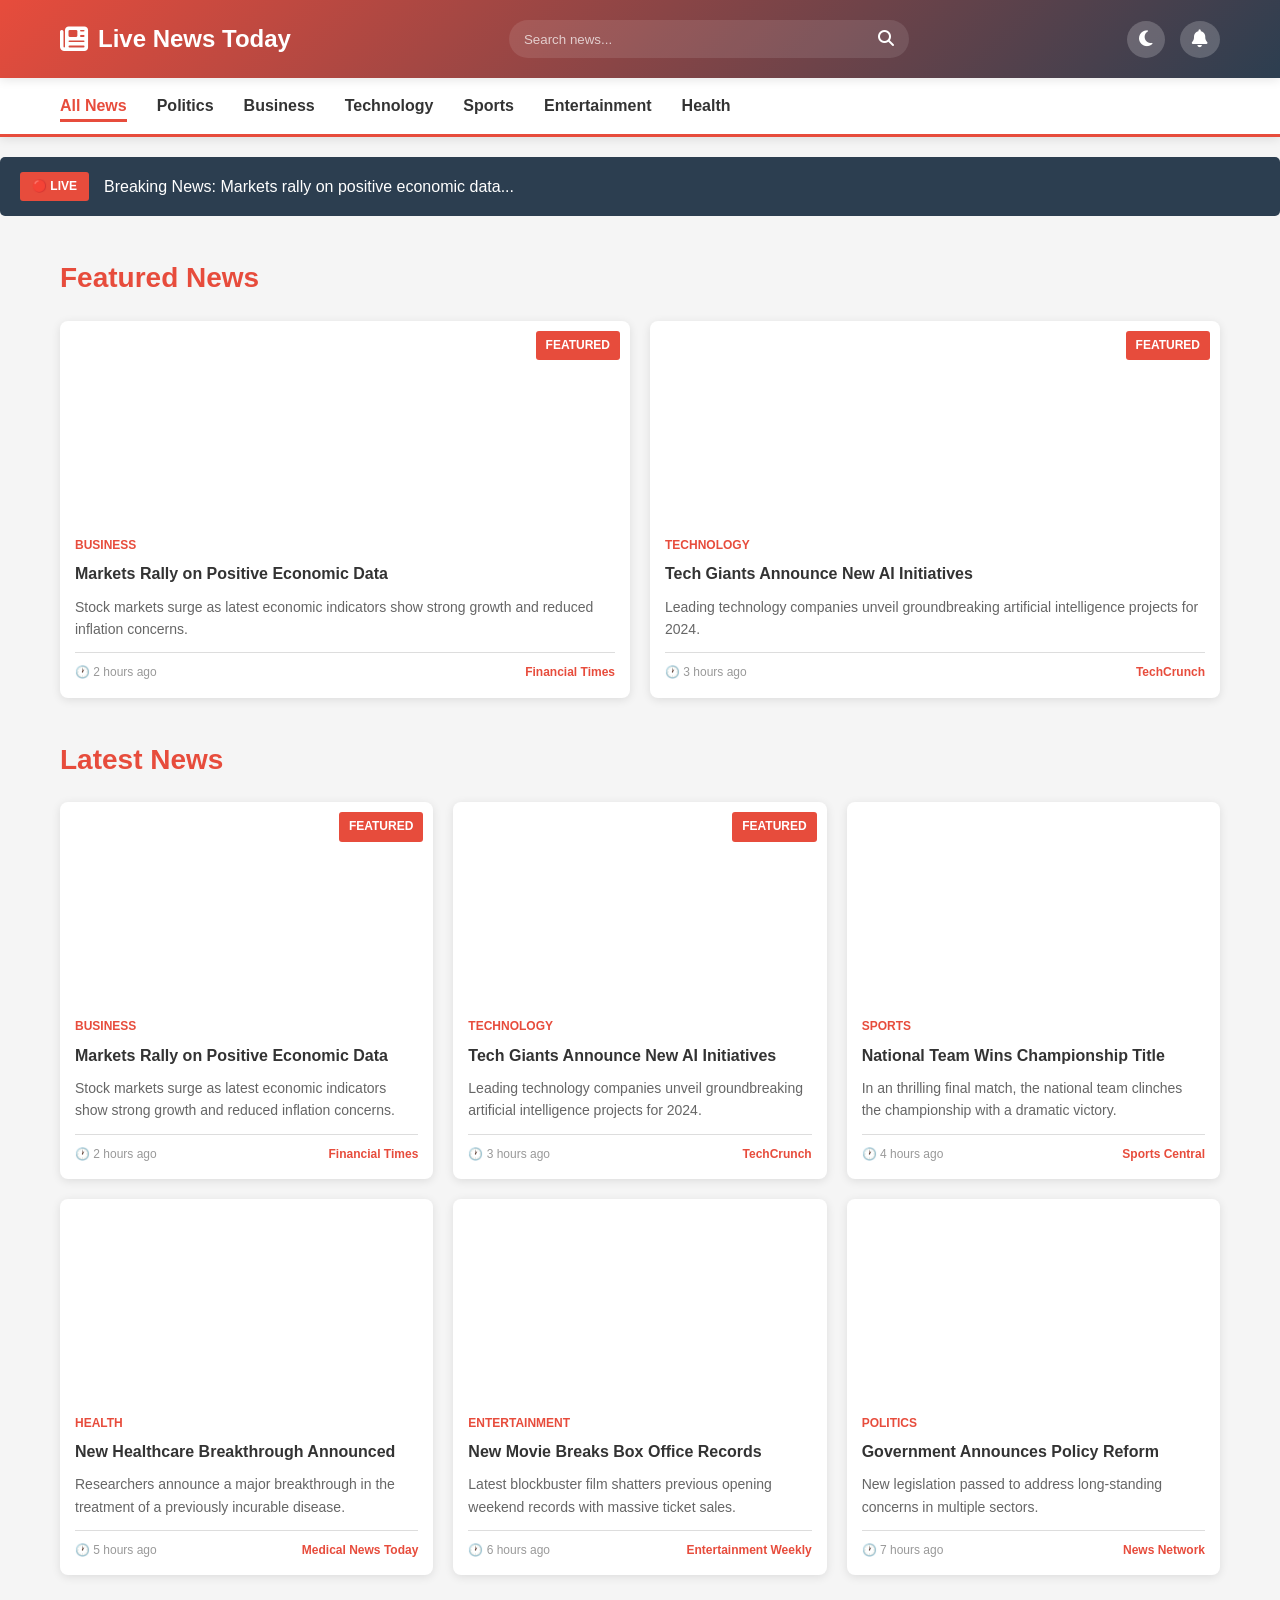
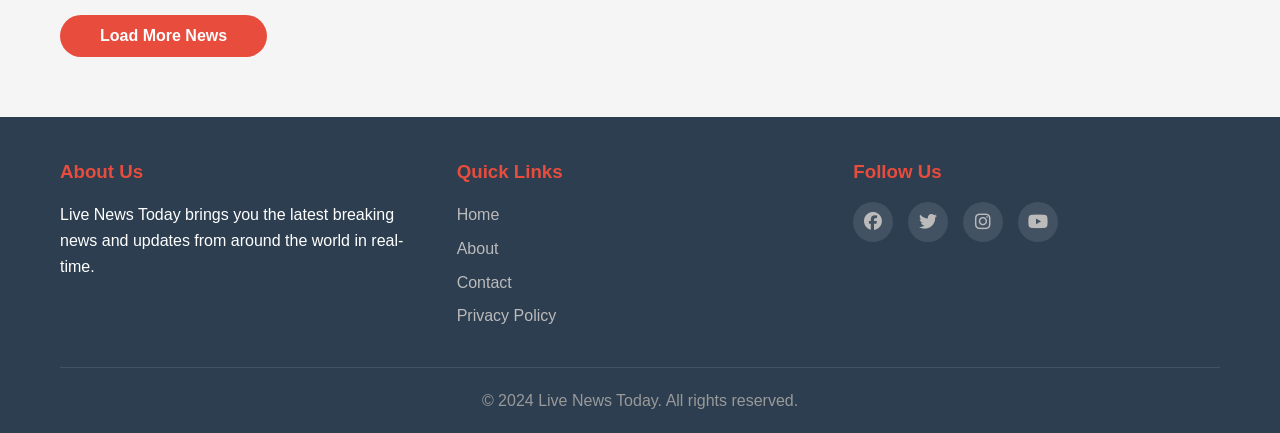
<file: index.html>
<!DOCTYPE html>
<html lang="en">
<head>
    <meta charset="UTF-8">
    <meta name="viewport" content="width=device-width, initial-scale=1.0">
    <title>Live News Today - Breaking News & Updates</title>
    <link rel="stylesheet" href="styles.css">
    <link rel="stylesheet" href="https://cdnjs.cloudflare.com/ajax/libs/font-awesome/6.4.0/css/all.min.css">
</head>
<body>
    <!-- Header -->
    <header class="header">
        <div class="container">
            <div class="header-content">
                <div class="logo">
                    <i class="fas fa-newspaper"></i>
                    <h1>Live News Today</h1>
                </div>
                <div class="search-bar">
                    <input type="text" id="searchInput" placeholder="Search news...">
                    <button id="searchBtn"><i class="fas fa-search"></i></button>
                </div>
                <nav class="nav-icons">
                    <button class="theme-toggle" id="themeToggle"><i class="fas fa-moon"></i></button>
                    <button class="notification-btn"><i class="fas fa-bell"></i></button>
                </nav>
            </div>
        </div>
    </header>

    <!-- Navigation -->
    <nav class="navbar">
        <div class="container">
            <ul class="nav-menu">
                <li><a href="#" class="nav-link active" data-category="all">All News</a></li>
                <li><a href="#" class="nav-link" data-category="politics">Politics</a></li>
                <li><a href="#" class="nav-link" data-category="business">Business</a></li>
                <li><a href="#" class="nav-link" data-category="technology">Technology</a></li>
                <li><a href="#" class="nav-link" data-category="sports">Sports</a></li>
                <li><a href="#" class="nav-link" data-category="entertainment">Entertainment</a></li>
                <li><a href="#" class="nav-link" data-category="health">Health</a></li>
            </ul>
        </div>
    </nav>

    <!-- Live Ticker -->
    <div class="live-ticker">
        <div class="ticker-label">🔴 LIVE</div>
        <div class="ticker-content">
            <p id="tickerText">Breaking News: Markets rally on positive economic data...</p>
        </div>
    </div>

    <!-- Main Content -->
    <main class="container">
        <!-- Featured News Section -->
        <section class="featured-section">
            <h2>Featured News</h2>
            <div class="featured-grid" id="featuredNews">
                <!-- Featured articles will be inserted here -->
            </div>
        </section>

        <!-- News Grid -->
        <section class="news-section">
            <h2>Latest News</h2>
            <div class="news-grid" id="newsGrid">
                <!-- News articles will be inserted here -->
            </div>
        </section>

        <!-- Load More Button -->
        <div class="load-more-container">
            <button class="load-more-btn" id="loadMoreBtn">Load More News</button>
        </div>
    </main>

    <!-- Footer -->
    <footer class="footer">
        <div class="container">
            <div class="footer-content">
                <div class="footer-section">
                    <h3>About Us</h3>
                    <p>Live News Today brings you the latest breaking news and updates from around the world in real-time.</p>
                </div>
                <div class="footer-section">
                    <h3>Quick Links</h3>
                    <ul>
                        <li><a href="#">Home</a></li>
                        <li><a href="#">About</a></li>
                        <li><a href="#">Contact</a></li>
                        <li><a href="#">Privacy Policy</a></li>
                    </ul>
                </div>
                <div class="footer-section">
                    <h3>Follow Us</h3>
                    <div class="social-links">
                        <a href="#"><i class="fab fa-facebook"></i></a>
                        <a href="#"><i class="fab fa-twitter"></i></a>
                        <a href="#"><i class="fab fa-instagram"></i></a>
                        <a href="#"><i class="fab fa-youtube"></i></a>
                    </div>
                </div>
            </div>
            <div class="footer-bottom">
                <p>&copy; 2024 Live News Today. All rights reserved.</p>
            </div>
        </div>
    </footer>

    <!-- Modal for Full Article -->
    <div class="modal" id="articleModal">
        <div class="modal-content">
            <span class="close-btn">&times;</span>
            <div class="modal-body" id="modalBody">
                <!-- Article details will be inserted here -->
            </div>
        </div>
    </div>

    <script src="script.js"></script>
</body>
</html>
</file>
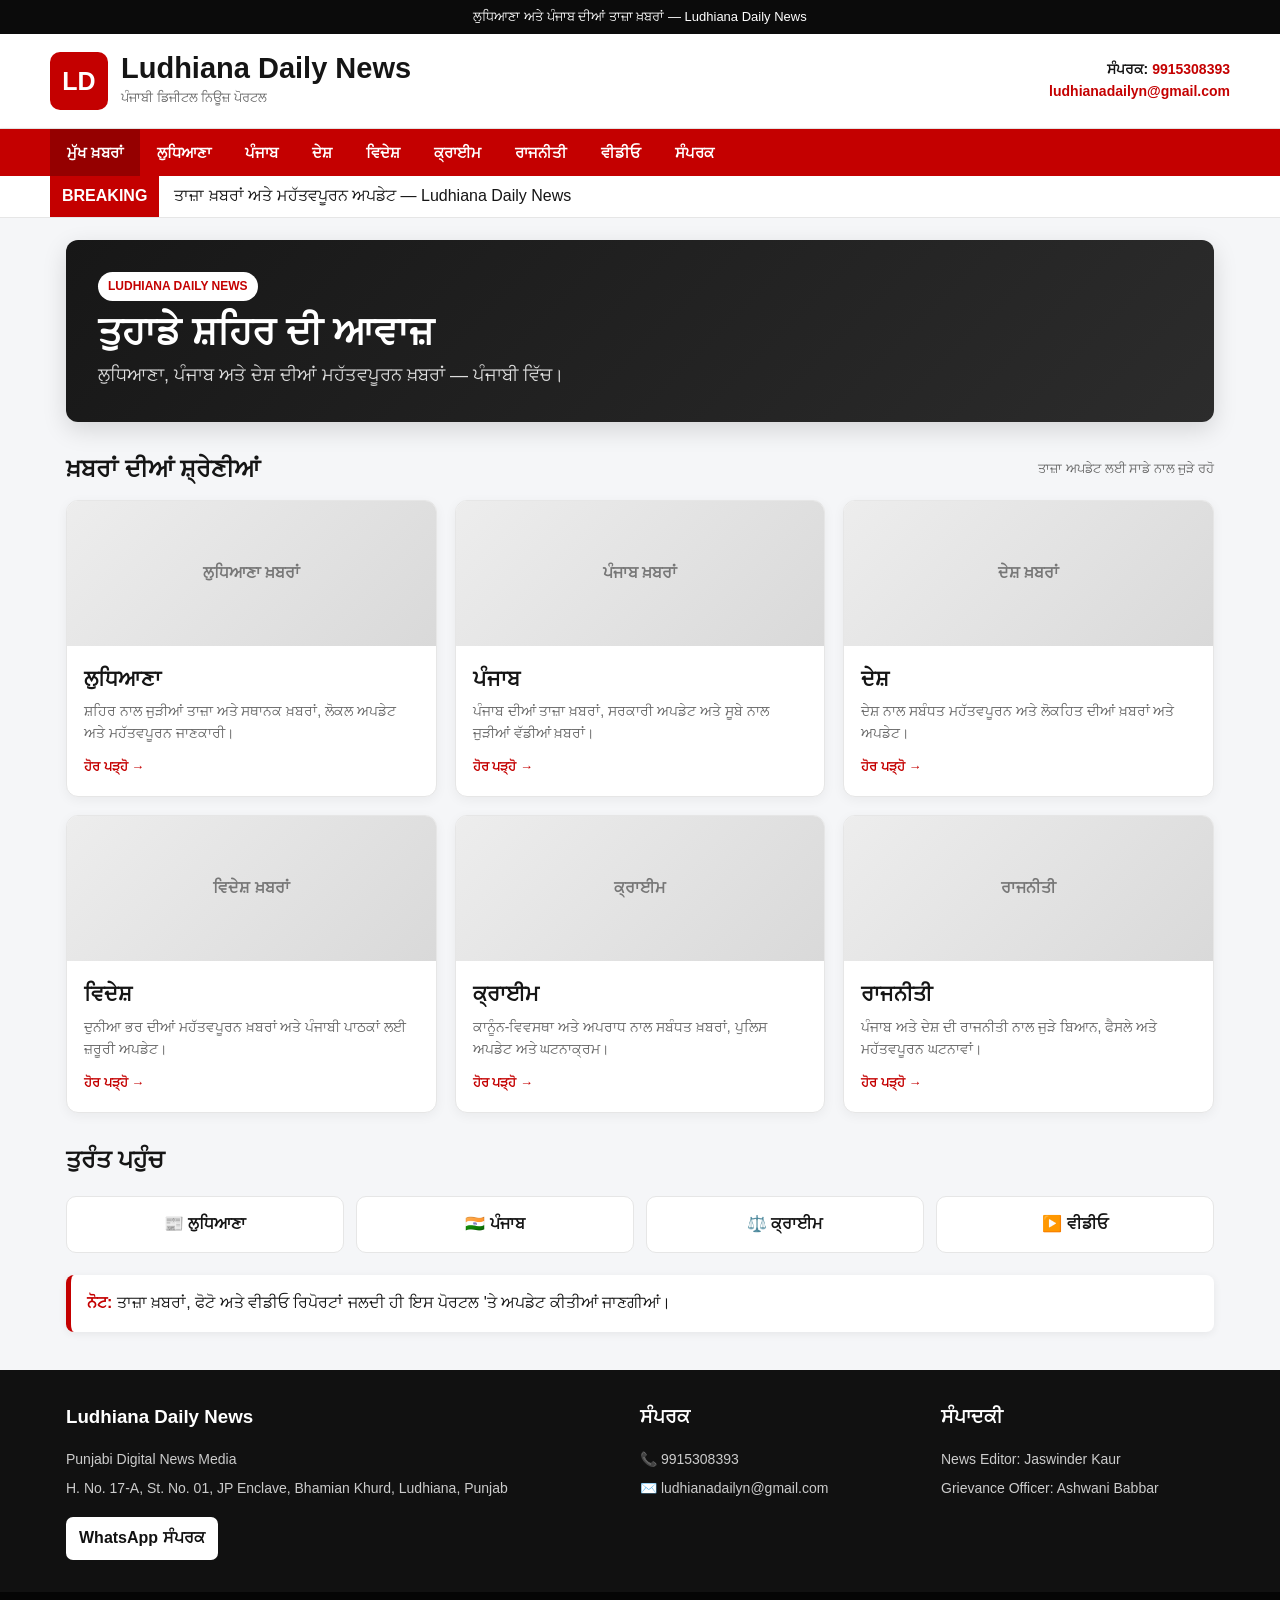
<file: Ludhiana_Daily_News_Professional.html>
<!DOCTYPE html>
<html lang="pa">
<head>
<meta charset="UTF-8">
<meta name="viewport" content="width=device-width, initial-scale=1.0">
<title>Ludhiana Daily News | ਪੰਜਾਬੀ ਡਿਜੀਟਲ ਨਿਊਜ਼ ਪੋਰਟਲ</title>
<meta name="description" content="Ludhiana Daily News — ਲੁਧਿਆਣਾ, ਪੰਜਾਬ ਅਤੇ ਦੇਸ਼ ਦੀਆਂ ਤਾਜ਼ਾ ਖ਼ਬਰਾਂ ਪੰਜਾਬੀ ਵਿੱਚ।">
<style>
:root{--red:#c40000;--dark:#101010;--paper:#f5f6f8;--line:#e6e6e6;--muted:#666}
*{box-sizing:border-box}html{scroll-behavior:smooth}body{margin:0;background:var(--paper);color:#151515;font-family:Arial,"Noto Sans Gurmukhi",sans-serif;line-height:1.55}
a{text-decoration:none;color:inherit}.top{background:#0b0b0b;color:#fff;padding:7px 16px;font-size:13px;text-align:center}.header{background:#fff;border-bottom:1px solid var(--line);padding:18px max(16px,calc((100% - 1180px)/2));display:flex;align-items:center;justify-content:space-between;gap:20px}.brand{display:flex;align-items:center;gap:13px}.brandmark{width:58px;height:58px;border-radius:10px;background:var(--red);display:grid;place-items:center;color:#fff;font-weight:900;font-size:25px}.brand h1{font-size:29px;line-height:1;margin:0}.brand p{margin:5px 0 0;color:var(--muted);font-size:13px}.contact{text-align:right;font-size:14px;font-weight:700}.contact a{color:var(--red)}.nav{background:var(--red);overflow:auto;white-space:nowrap;box-shadow:0 2px 5px #0002}.navin{max-width:1180px;margin:auto;display:flex}.nav a{color:#fff;padding:12px 17px;font-weight:700;font-size:15px}.nav a:hover,.nav a.active{background:#950000}.breaking{background:#fff;border-bottom:1px solid var(--line);display:flex;align-items:center;overflow:hidden}.breaking .badge{background:var(--red);color:#fff;font-weight:900;padding:8px 12px;margin-left:max(16px,calc((100% - 1180px)/2));white-space:nowrap}.ticker{padding:8px 15px;white-space:nowrap;overflow:hidden}.wrap{max-width:1180px;margin:22px auto;padding:0 16px}.hero{background:linear-gradient(135deg,#171717,#2c2c2c);color:#fff;border-radius:12px;padding:32px;box-shadow:0 8px 25px #0002}.hero .tag{display:inline-block;background:#fff;color:var(--red);padding:5px 10px;border-radius:30px;font-size:12px;font-weight:900;margin-bottom:10px}.hero h2{font-size:38px;margin:0 0 8px;line-height:1.15}.hero p{margin:0;color:#ddd;font-size:18px}.sectiontitle{display:flex;align-items:center;justify-content:space-between;margin:28px 0 12px}.sectiontitle h2{margin:0;font-size:24px}.sectiontitle span{font-size:13px;color:var(--muted)}.grid{display:grid;grid-template-columns:repeat(3,1fr);gap:18px}.card{background:#fff;border:1px solid var(--line);border-radius:12px;overflow:hidden;box-shadow:0 3px 12px #0000000d}.placeholder{height:145px;background:linear-gradient(135deg,#ededed,#d9d9d9);display:grid;place-items:center;color:#777;font-size:16px;font-weight:700}.cardbody{padding:17px}.card h3{margin:0 0 6px;font-size:21px}.card p{margin:0;color:#666;font-size:14px}.card .more{display:inline-block;margin-top:13px;color:var(--red);font-weight:800;font-size:13px}.quick{display:grid;grid-template-columns:repeat(4,1fr);gap:12px;margin-top:18px}.quick a{background:#fff;border:1px solid var(--line);padding:15px;border-radius:10px;text-align:center;font-weight:800}.quick a:hover{border-color:var(--red);color:var(--red)}.notice{margin-top:22px;background:#fff;border-left:5px solid var(--red);padding:16px;border-radius:8px;box-shadow:0 2px 8px #0001}.notice strong{color:var(--red)}.footer{margin-top:38px;background:#111;color:#fff}.footerin{max-width:1180px;margin:auto;padding:32px 16px;display:grid;grid-template-columns:2fr 1fr 1fr;gap:28px}.footer h3{margin-top:0}.footer p{color:#ccc;margin:7px 0;font-size:14px}.copy{background:#050505;color:#aaa;text-align:center;padding:11px;font-size:12px}.whatsapp{display:inline-block;margin-top:10px;background:#fff;color:#111;padding:9px 13px;border-radius:7px;font-weight:800}.whatsapp:hover{color:var(--red)}@media(max-width:800px){.header{padding:14px 16px}.brand h1{font-size:23px}.contact{font-size:12px}.grid{grid-template-columns:1fr}.quick{grid-template-columns:repeat(2,1fr)}.hero{padding:24px}.hero h2{font-size:29px}.footerin{grid-template-columns:1fr}.breaking .badge{margin-left:16px}}@media(max-width:520px){.header{align-items:flex-start}.contact{display:none}.brandmark{width:48px;height:48px;font-size:20px}.brand h1{font-size:20px}.brand p{font-size:11px}.nav a{padding:11px 13px;font-size:13px}.quick{grid-template-columns:1fr 1fr}.hero p{font-size:15px}}
</style>
</head>
<body>
<div class="top">ਲੁਧਿਆਣਾ ਅਤੇ ਪੰਜਾਬ ਦੀਆਂ ਤਾਜ਼ਾ ਖ਼ਬਰਾਂ — Ludhiana Daily News</div>
<header class="header">
  <div class="brand"><div class="brandmark">LD</div><div><h1>Ludhiana Daily News</h1><p>ਪੰਜਾਬੀ ਡਿਜੀਟਲ ਨਿਊਜ਼ ਪੋਰਟਲ</p></div></div>
  <div class="contact">ਸੰਪਰਕ: <a href="tel:9915308393">9915308393</a><br><a href="mailto:ludhianadailyn@gmail.com">ludhianadailyn@gmail.com</a></div>
</header>
<nav class="nav"><div class="navin">
<a class="active" href="#home">ਮੁੱਖ ਖ਼ਬਰਾਂ</a><a href="#ludhiana">ਲੁਧਿਆਣਾ</a><a href="#punjab">ਪੰਜਾਬ</a><a href="#desh">ਦੇਸ਼</a><a href="#videsh">ਵਿਦੇਸ਼</a><a href="#crime">ਕ੍ਰਾਈਮ</a><a href="#politics">ਰਾਜਨੀਤੀ</a><a href="#video">ਵੀਡੀਓ</a><a href="#contact">ਸੰਪਰਕ</a>
</div></nav>
<div class="breaking"><span class="badge">BREAKING</span><div class="ticker">ਤਾਜ਼ਾ ਖ਼ਬਰਾਂ ਅਤੇ ਮਹੱਤਵਪੂਰਨ ਅਪਡੇਟ — Ludhiana Daily News</div></div>
<main id="home" class="wrap">
<section class="hero"><span class="tag">LUDHIANA DAILY NEWS</span><h2>ਤੁਹਾਡੇ ਸ਼ਹਿਰ ਦੀ ਆਵਾਜ਼</h2><p>ਲੁਧਿਆਣਾ, ਪੰਜਾਬ ਅਤੇ ਦੇਸ਼ ਦੀਆਂ ਮਹੱਤਵਪੂਰਨ ਖ਼ਬਰਾਂ — ਪੰਜਾਬੀ ਵਿੱਚ।</p></section>
<div class="sectiontitle"><h2>ਖ਼ਬਰਾਂ ਦੀਆਂ ਸ਼੍ਰੇਣੀਆਂ</h2><span>ਤਾਜ਼ਾ ਅਪਡੇਟ ਲਈ ਸਾਡੇ ਨਾਲ ਜੁੜੇ ਰਹੋ</span></div>
<section class="grid">
<article id="ludhiana" class="card"><div class="placeholder">ਲੁਧਿਆਣਾ ਖ਼ਬਰਾਂ</div><div class="cardbody"><h3>ਲੁਧਿਆਣਾ</h3><p>ਸ਼ਹਿਰ ਨਾਲ ਜੁੜੀਆਂ ਤਾਜ਼ਾ ਅਤੇ ਸਥਾਨਕ ਖ਼ਬਰਾਂ, ਲੋਕਲ ਅਪਡੇਟ ਅਤੇ ਮਹੱਤਵਪੂਰਨ ਜਾਣਕਾਰੀ।</p><a class="more" href="#ludhiana">ਹੋਰ ਪੜ੍ਹੋ →</a></div></article>
<article id="punjab" class="card"><div class="placeholder">ਪੰਜਾਬ ਖ਼ਬਰਾਂ</div><div class="cardbody"><h3>ਪੰਜਾਬ</h3><p>ਪੰਜਾਬ ਦੀਆਂ ਤਾਜ਼ਾ ਖ਼ਬਰਾਂ, ਸਰਕਾਰੀ ਅਪਡੇਟ ਅਤੇ ਸੂਬੇ ਨਾਲ ਜੁੜੀਆਂ ਵੱਡੀਆਂ ਖ਼ਬਰਾਂ।</p><a class="more" href="#punjab">ਹੋਰ ਪੜ੍ਹੋ →</a></div></article>
<article id="desh" class="card"><div class="placeholder">ਦੇਸ਼ ਖ਼ਬਰਾਂ</div><div class="cardbody"><h3>ਦੇਸ਼</h3><p>ਦੇਸ਼ ਨਾਲ ਸਬੰਧਤ ਮਹੱਤਵਪੂਰਨ ਅਤੇ ਲੋਕਹਿਤ ਦੀਆਂ ਖ਼ਬਰਾਂ ਅਤੇ ਅਪਡੇਟ।</p><a class="more" href="#desh">ਹੋਰ ਪੜ੍ਹੋ →</a></div></article>
<article id="videsh" class="card"><div class="placeholder">ਵਿਦੇਸ਼ ਖ਼ਬਰਾਂ</div><div class="cardbody"><h3>ਵਿਦੇਸ਼</h3><p>ਦੁਨੀਆ ਭਰ ਦੀਆਂ ਮਹੱਤਵਪੂਰਨ ਖ਼ਬਰਾਂ ਅਤੇ ਪੰਜਾਬੀ ਪਾਠਕਾਂ ਲਈ ਜ਼ਰੂਰੀ ਅਪਡੇਟ।</p><a class="more" href="#videsh">ਹੋਰ ਪੜ੍ਹੋ →</a></div></article>
<article id="crime" class="card"><div class="placeholder">ਕ੍ਰਾਈਮ</div><div class="cardbody"><h3>ਕ੍ਰਾਈਮ</h3><p>ਕਾਨੂੰਨ-ਵਿਵਸਥਾ ਅਤੇ ਅਪਰਾਧ ਨਾਲ ਸਬੰਧਤ ਖ਼ਬਰਾਂ, ਪੁਲਿਸ ਅਪਡੇਟ ਅਤੇ ਘਟਨਾਕ੍ਰਮ।</p><a class="more" href="#crime">ਹੋਰ ਪੜ੍ਹੋ →</a></div></article>
<article id="politics" class="card"><div class="placeholder">ਰਾਜਨੀਤੀ</div><div class="cardbody"><h3>ਰਾਜਨੀਤੀ</h3><p>ਪੰਜਾਬ ਅਤੇ ਦੇਸ਼ ਦੀ ਰਾਜਨੀਤੀ ਨਾਲ ਜੁੜੇ ਬਿਆਨ, ਫੈਸਲੇ ਅਤੇ ਮਹੱਤਵਪੂਰਨ ਘਟਨਾਵਾਂ।</p><a class="more" href="#politics">ਹੋਰ ਪੜ੍ਹੋ →</a></div></article>
</section>
<div class="sectiontitle"><h2>ਤੁਰੰਤ ਪਹੁੰਚ</h2></div>
<div class="quick"><a href="#ludhiana">📰 ਲੁਧਿਆਣਾ</a><a href="#punjab">🇮🇳 ਪੰਜਾਬ</a><a href="#crime">⚖️ ਕ੍ਰਾਈਮ</a><a href="#video">▶️ ਵੀਡੀਓ</a></div>
<div id="video" class="notice"><strong>ਨੋਟ:</strong> ਤਾਜ਼ਾ ਖ਼ਬਰਾਂ, ਫੋਟੋ ਅਤੇ ਵੀਡੀਓ ਰਿਪੋਰਟਾਂ ਜਲਦੀ ਹੀ ਇਸ ਪੋਰਟਲ 'ਤੇ ਅਪਡੇਟ ਕੀਤੀਆਂ ਜਾਣਗੀਆਂ।</div>
</main>
<footer id="contact" class="footer"><div class="footerin">
<div><h3>Ludhiana Daily News</h3><p>Punjabi Digital News Media</p><p>H. No. 17-A, St. No. 01, JP Enclave, Bhamian Khurd, Ludhiana, Punjab</p><a class="whatsapp" href="https://wa.me/919915308393">WhatsApp ਸੰਪਰਕ</a></div>
<div><h3>ਸੰਪਰਕ</h3><p>📞 9915308393</p><p>✉️ ludhianadailyn@gmail.com</p></div>
<div><h3>ਸੰਪਾਦਕੀ</h3><p>News Editor: Jaswinder Kaur</p><p>Grievance Officer: Ashwani Babbar</p></div>
</div><div class="copy">© 2026 Ludhiana Daily News. All Rights Reserved.</div></footer>
</body></html>
</file>
<file: styles.css>
* {
    margin: 0;
    padding: 0;
    box-sizing: border-box;
}

:root {
    --primary-color: #e74c3c;
    --secondary-color: #2c3e50;
    --text-color: #333;
    --bg-color: #f5f5f5;
    --white: #ffffff;
    --border-color: #ddd;
    --shadow: 0 2px 10px rgba(0, 0, 0, 0.1);
}

body.dark-mode {
    --text-color: #ecf0f1;
    --bg-color: #1a1a1a;
    --secondary-color: #ecf0f1;
    --border-color: #444;
}

body {
    font-family: 'Segoe UI', Tahoma, Geneva, Verdana, sans-serif;
    color: var(--text-color);
    background-color: var(--bg-color);
    transition: all 0.3s ease;
    line-height: 1.6;
}

.container {
    max-width: 1200px;
    margin: 0 auto;
    padding: 0 20px;
}

/* Header */
.header {
    background: linear-gradient(135deg, var(--primary-color) 0%, var(--secondary-color) 100%);
    color: var(--white);
    padding: 20px 0;
    box-shadow: var(--shadow);
    position: sticky;
    top: 0;
    z-index: 100;
}

.header-content {
    display: flex;
    justify-content: space-between;
    align-items: center;
    flex-wrap: wrap;
    gap: 20px;
}

.logo {
    display: flex;
    align-items: center;
    gap: 10px;
}

.logo i {
    font-size: 28px;
}

.logo h1 {
    font-size: 24px;
    font-weight: 700;
}

.search-bar {
    display: flex;
    align-items: center;
    background: rgba(255, 255, 255, 0.1);
    border-radius: 25px;
    overflow: hidden;
    flex: 1;
    max-width: 400px;
}

.search-bar input {
    border: none;
    background: transparent;
    padding: 10px 15px;
    color: var(--white);
    outline: none;
    flex: 1;
}

.search-bar input::placeholder {
    color: rgba(255, 255, 255, 0.7);
}

.search-bar button {
    background: transparent;
    border: none;
    color: var(--white);
    cursor: pointer;
    padding: 10px 15px;
    font-size: 16px;
}

.nav-icons {
    display: flex;
    gap: 15px;
}

.theme-toggle, .notification-btn {
    background: rgba(255, 255, 255, 0.2);
    border: none;
    color: var(--white);
    cursor: pointer;
    padding: 8px 12px;
    border-radius: 50%;
    font-size: 18px;
    transition: all 0.3s ease;
}

.theme-toggle:hover, .notification-btn:hover {
    background: rgba(255, 255, 255, 0.3);
    transform: scale(1.1);
}

/* Navigation Bar */
.navbar {
    background: var(--white);
    box-shadow: var(--shadow);
    position: sticky;
    top: 70px;
    z-index: 99;
    border-bottom: 3px solid var(--primary-color);
}

.nav-menu {
    display: flex;
    list-style: none;
    overflow-x: auto;
    gap: 30px;
    padding: 15px 0;
}

.nav-link {
    text-decoration: none;
    color: var(--text-color);
    font-weight: 600;
    padding: 5px 0;
    border-bottom: 3px solid transparent;
    transition: all 0.3s ease;
    white-space: nowrap;
}

.nav-link:hover,
.nav-link.active {
    border-bottom-color: var(--primary-color);
    color: var(--primary-color);
}

/* Live Ticker */
.live-ticker {
    display: flex;
    align-items: center;
    gap: 15px;
    background: var(--secondary-color);
    color: var(--white);
    padding: 15px 20px;
    margin: 20px 0;
    border-radius: 5px;
    animation: slideIn 0.5s ease;
}

.ticker-label {
    background: var(--primary-color);
    padding: 5px 12px;
    border-radius: 3px;
    font-weight: bold;
    font-size: 12px;
    animation: pulse 1s infinite;
}

.ticker-content {
    flex: 1;
    overflow: hidden;
}

.ticker-content p {
    animation: scroll 15s linear infinite;
}

@keyframes pulse {
    0%, 100% { opacity: 1; }
    50% { opacity: 0.7; }
}

@keyframes slideIn {
    from { transform: translateX(-100%); opacity: 0; }
    to { transform: translateX(0); opacity: 1; }
}

@keyframes scroll {
    0% { transform: translateX(100%); }
    100% { transform: translateX(-100%); }
}

/* Featured Section */
.featured-section {
    margin: 40px 0;
}

.featured-section h2 {
    font-size: 28px;
    margin-bottom: 20px;
    color: var(--primary-color);
}

.featured-grid {
    display: grid;
    grid-template-columns: repeat(auto-fit, minmax(300px, 1fr));
    gap: 20px;
    margin-bottom: 40px;
}

/* News Grid */
.news-section {
    margin: 40px 0;
}

.news-section h2 {
    font-size: 28px;
    margin-bottom: 20px;
    color: var(--primary-color);
}

.news-grid {
    display: grid;
    grid-template-columns: repeat(auto-fill, minmax(300px, 1fr));
    gap: 20px;
    margin-bottom: 30px;
}

/* News Card */
.news-card {
    background: var(--white);
    border-radius: 8px;
    overflow: hidden;
    box-shadow: var(--shadow);
    transition: all 0.3s ease;
    cursor: pointer;
    display: flex;
    flex-direction: column;
    height: 100%;
}

.news-card:hover {
    transform: translateY(-5px);
    box-shadow: 0 5px 20px rgba(0, 0, 0, 0.15);
}

.news-image {
    width: 100%;
    height: 200px;
    object-fit: cover;
    position: relative;
}

.news-badge {
    position: absolute;
    top: 10px;
    right: 10px;
    background: var(--primary-color);
    color: var(--white);
    padding: 5px 10px;
    border-radius: 3px;
    font-size: 12px;
    font-weight: bold;
}

.news-content {
    padding: 15px;
    flex: 1;
    display: flex;
    flex-direction: column;
}

.news-category {
    color: var(--primary-color);
    font-size: 12px;
    font-weight: bold;
    text-transform: uppercase;
    margin-bottom: 8px;
}

.news-title {
    font-size: 16px;
    font-weight: 700;
    margin-bottom: 10px;
    color: var(--text-color);
    line-height: 1.4;
}

.news-description {
    font-size: 14px;
    color: #666;
    margin-bottom: 12px;
    flex: 1;
    display: -webkit-box;
    -webkit-line-clamp: 2;
    -webkit-box-orient: vertical;
    overflow: hidden;
}

.news-meta {
    display: flex;
    justify-content: space-between;
    font-size: 12px;
    color: #999;
    border-top: 1px solid var(--border-color);
    padding-top: 10px;
}

.news-time {
    display: flex;
    align-items: center;
    gap: 5px;
}

.news-source {
    font-weight: 600;
    color: var(--primary-color);
}

/* Load More Button */
.load-more-container {
    text-align: center;
    margin: 40px 0;
}

.load-more-btn {
    background: var(--primary-color);
    color: var(--white);
    border: none;
    padding: 12px 40px;
    border-radius: 25px;
    font-size: 16px;
    font-weight: 600;
    cursor: pointer;
    transition: all 0.3s ease;
}

.load-more-btn:hover {
    background: #c0392b;
    transform: scale(1.05);
}

.load-more-btn:active {
    transform: scale(0.95);
}

/* Modal */
.modal {
    display: none;
    position: fixed;
    z-index: 1000;
    left: 0;
    top: 0;
    width: 100%;
    height: 100%;
    background-color: rgba(0, 0, 0, 0.5);
    animation: fadeIn 0.3s ease;
}

.modal-content {
    background-color: var(--white);
    margin: 50px auto;
    padding: 20px;
    border-radius: 8px;
    max-width: 800px;
    max-height: 80vh;
    overflow-y: auto;
    box-shadow: 0 4px 20px rgba(0, 0, 0, 0.3);
    position: relative;
}

.close-btn {
    position: absolute;
    right: 20px;
    top: 20px;
    font-size: 28px;
    font-weight: bold;
    color: var(--primary-color);
    cursor: pointer;
    transition: all 0.3s ease;
}

.close-btn:hover {
    transform: rotate(90deg);
}

.modal-body h2 {
    color: var(--primary-color);
    margin-bottom: 15px;
}

.modal-body img {
    width: 100%;
    max-height: 400px;
    object-fit: cover;
    border-radius: 8px;
    margin: 15px 0;
}

.modal-body p {
    margin: 15px 0;
    line-height: 1.8;
    color: var(--text-color);
}

@keyframes fadeIn {
    from { opacity: 0; }
    to { opacity: 1; }
}

/* Footer */
.footer {
    background: var(--secondary-color);
    color: var(--white);
    padding: 40px 0 20px;
    margin-top: 60px;
}

.footer-content {
    display: grid;
    grid-template-columns: repeat(auto-fit, minmax(250px, 1fr));
    gap: 30px;
    margin-bottom: 30px;
}

.footer-section h3 {
    margin-bottom: 15px;
    color: var(--primary-color);
}

.footer-section ul {
    list-style: none;
}

.footer-section ul li {
    margin-bottom: 8px;
}

.footer-section a {
    color: #bbb;
    text-decoration: none;
    transition: all 0.3s ease;
}

.footer-section a:hover {
    color: var(--primary-color);
    transform: translateX(5px);
}

.social-links {
    display: flex;
    gap: 15px;
}

.social-links a {
    display: inline-flex;
    align-items: center;
    justify-content: center;
    width: 40px;
    height: 40px;
    background: rgba(255, 255, 255, 0.1);
    border-radius: 50%;
    font-size: 18px;
    transition: all 0.3s ease;
}

.social-links a:hover {
    background: var(--primary-color);
    transform: translateY(-5px);
}

.footer-bottom {
    text-align: center;
    padding-top: 20px;
    border-top: 1px solid rgba(255, 255, 255, 0.1);
    color: #999;
}

/* Responsive */
@media (max-width: 768px) {
    .header-content {
        flex-direction: column;
        gap: 15px;
    }

    .search-bar {
        max-width: 100%;
    }

    .nav-menu {
        gap: 15px;
    }

    .news-grid {
        grid-template-columns: 1fr;
    }

    .featured-grid {
        grid-template-columns: 1fr;
    }

    .modal-content {
        margin: 20px;
        max-width: 100%;
    }

    .live-ticker {
        flex-direction: column;
        text-align: center;
    }

    .news-title {
        font-size: 14px;
    }
}

/* Loading Spinner */
.loading {
    display: inline-block;
    width: 20px;
    height: 20px;
    border: 3px solid rgba(0, 0, 0, 0.1);
    border-radius: 50%;
    border-top-color: var(--primary-color);
    animation: spin 1s linear infinite;
}

@keyframes spin {
    to { transform: rotate(360deg); }
}
</file>
